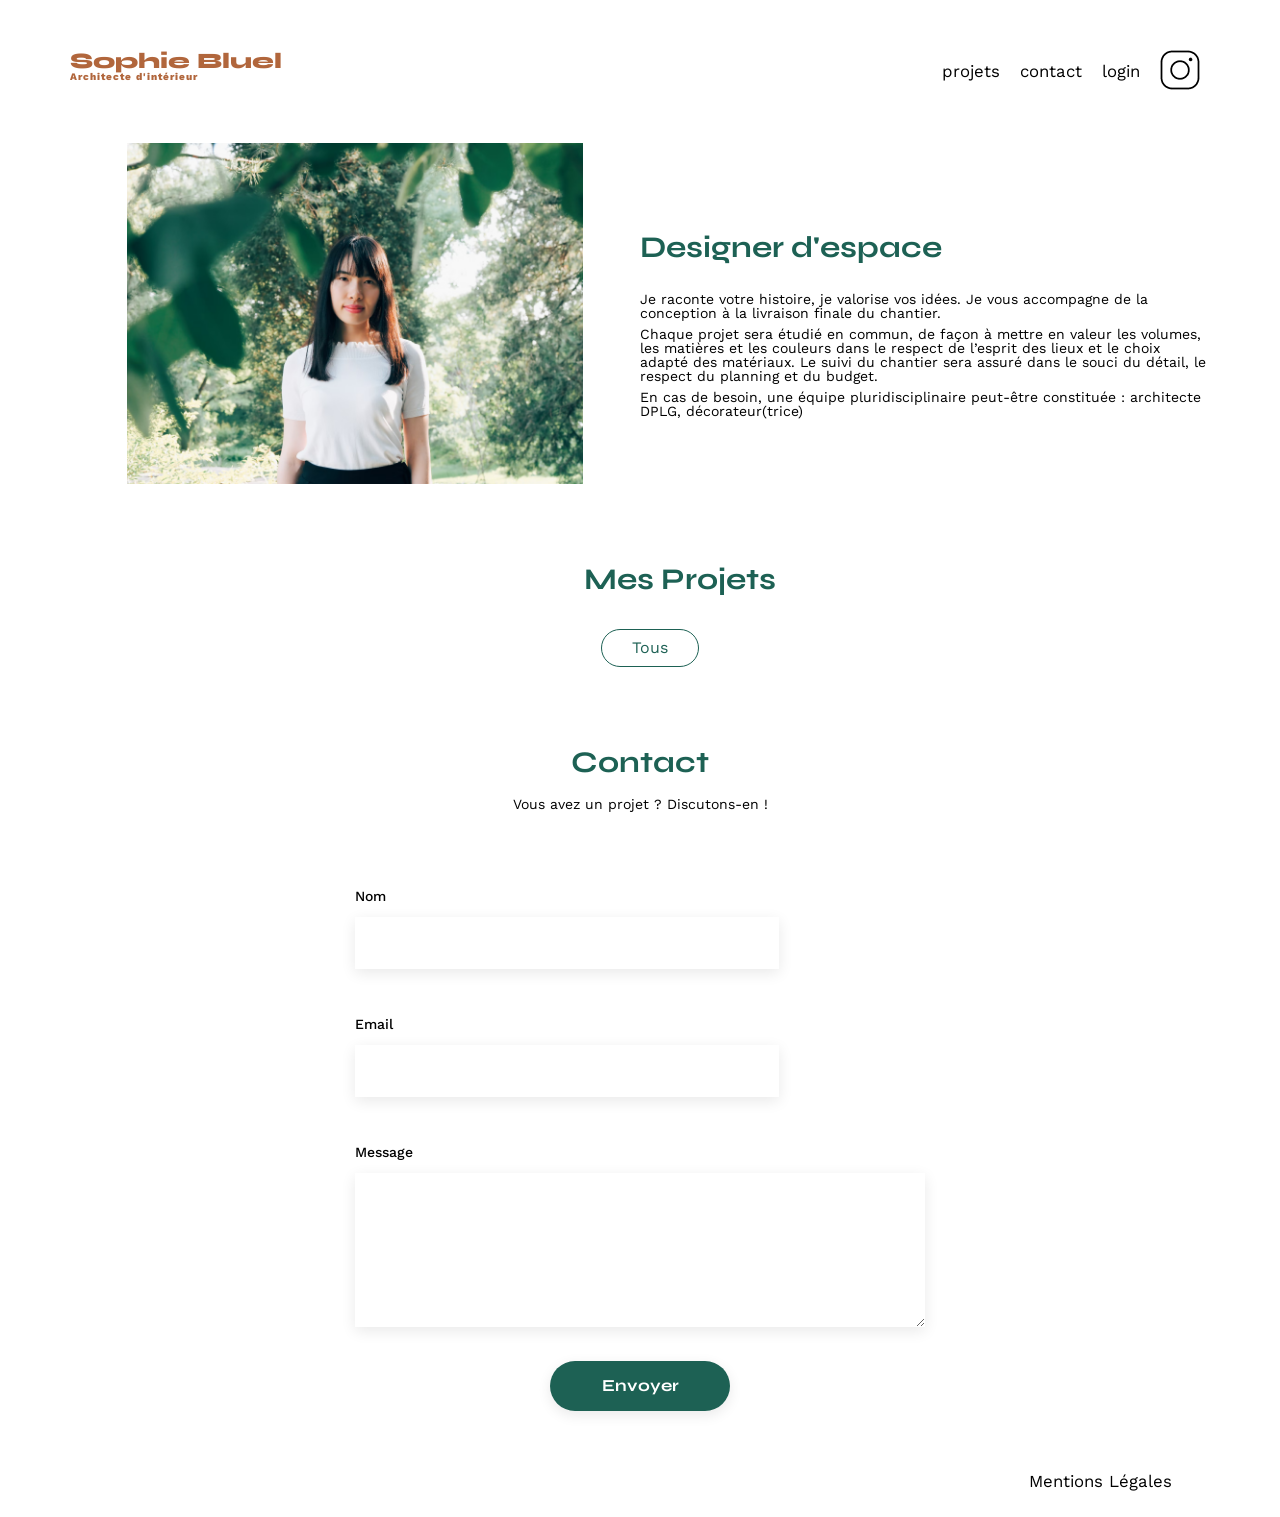
<file: FrontEnd/index.html>
<!DOCTYPE html>
<html lang="fr">
<head>
	<meta charset="UTF-8">
	<title>Sophie Bluel - Architecte d'intérieur</title>
	<meta name="viewport" content="width=device-width, initial-scale=1.0">
	<link rel="stylesheet" href="https://cdnjs.cloudflare.com/ajax/libs/font-awesome/6.2.1/css/all.min.css"
	integrity="sha512-MV7K8+y+gLIBoVD59lQIYicR65iaqukzvf/nwasF0nqhPay5w/9lJmVM2hMDcnK1OnMGCdVK+iQrJ7lzPJQd1w=="
	crossorigin="anonymous" referrerpolicy="no-referrer" />
	<link rel="preconnect" href="https://fonts.googleapis.com">
	<link rel="preconnect" href="'https://www.svgrepo.com/show/33565/image.svg'">

	<link rel="preconnect" href="https://fonts.gstatic.com" crossorigin>
	<link href="https://fonts.googleapis.com/css2?family=Syne:wght@700;800&family=Work+Sans&display=swap" rel="stylesheet">
	<meta name="description" content="">
	<link rel="stylesheet" href="./assets/style.css">
	<link rel="stylesheet" href="./assets/modal.css">
	<script src="./assets/home.js" type="module"></script>
	<script src="./assets/utils.js" type="module"></script>
</head>
<body>
<div class="editMode">
	<a> <i class="fa-regular fa-pen-to-square"></i> Mode édition </a>
</div>
<header>
	<h1>Sophie Bluel <span>Architecte d'intérieur</span></h1>
	<nav>
		<ul>
			<li>projets</li>
			<li>contact</li>
			<li  > <a href="./logIn.html" id="login"> login </a></li>
			<li id="logout" > logout </a></li>
			<li><img src="./assets/icons/instagram.png" alt="Instagram"></li>
		</ul>
	</nav>
</header>
<main>
	<section id="introduction">
		<figure>
			<img src="./assets/images/sophie-bluel.png" alt="">
		</figure>
		<article>
			<h2>Designer d'espace</h2>
			<p>Je raconte votre histoire, je valorise vos idées. Je vous accompagne de la conception à la livraison finale du chantier.</p>
			<p>Chaque projet sera étudié en commun, de façon à mettre en valeur les volumes, les matières et les couleurs dans le respect de l’esprit des lieux et le choix adapté des matériaux. Le suivi du chantier sera assuré dans le souci du détail, le respect du planning et du budget.</p>
			<p>En cas de besoin, une équipe pluridisciplinaire peut-être constituée : architecte DPLG, décorateur(trice)</p>
		</article>
	</section>
	<section id="portfolio">
		<div class="titleSection">
			<h2>Mes Projets</h2>
			<div class="modifButton">
				<a class="openPopup"> <i class="fa-regular fa-pen-to-square"></i> modifier </a>
			</div>
		</div>
		<div class="filter">
			<div class="button-filtres" id="tous"> Tous </div>

		</div>
		<div class="gallery">
		</div>
	</section>
	<section id="contact">
		<h2>Contact</h2>
		<p>Vous avez un projet ? Discutons-en !</p>
		<form action="#" method="post">
			<label for="name">Nom</label>
			<input type="text" name="name" id="name">
			<label for="email">Email</label>
			<input type="email" name="email" id="email">
			<label for="message">Message</label>
			<textarea name="message" id="message" cols="30" rows="10"></textarea>
			<input type="submit" value="Envoyer">
		</form>
	</section>

	<div class="modal" id="modal">
		<div class="modal-inner">
			<div class="modalDelete">
				<button class="close-btn">&times;</button>
				<div class="titleModal titleDelete">
				<h2>Galerie Photo</h2>
				</div>
				<div class="modal-content contentModalDelete">
				</div>
				<div class="buttonModal buttonModalDelete">
					<button id="addPict">Ajouter une photo</button>
				</div>
			</div>
			
			<div class="modalAdd">
				<div class="ModalAddBtn">
					<button class="back-btn">←</button>
					<button class="close-btn">&times;</button>
				</div>
				<div class="titleModalPict titleAdd">
				<h2>Ajout photo</h2>
				</div>
				<div class="modal-content contentModalAdd">
					<div>
						  <div class="upload-box">
							<img class="upload-icon" src="./assets/icons/picture.png">
							<input type="file" id="file-input" accept="image/png, image/jpeg">
							<label for="file-input" class="upload-button">+ Ajouter photo</label>
							<div class="upload-note">jpg, png : 4mo max</div>
						</div>
					</div>
					<form>
						<div>
      						<label for="titre">Titre</label>
							<input type="text" id="titrePost">
							</input>

						</div>
						
						<div class="CategorieSelect">
							<label for="titre">Catégorie</label>


							<select id="select">
								<option class="optionInput" value=""> --- Choisissez une categorie ---</option>
							</select>

						</div>
					</form>
				</div>
				<div class="buttonModal buttonModalAdd">
					<button id="valid">Valider</button>
				</div>
			</div>


			</div>
		</div>
	</div>
</main>

<footer>
	<nav>
		<ul>
			<li>Mentions Légales</li>
		</ul>
	</nav>
</footer>
</body>
</html>
</file>
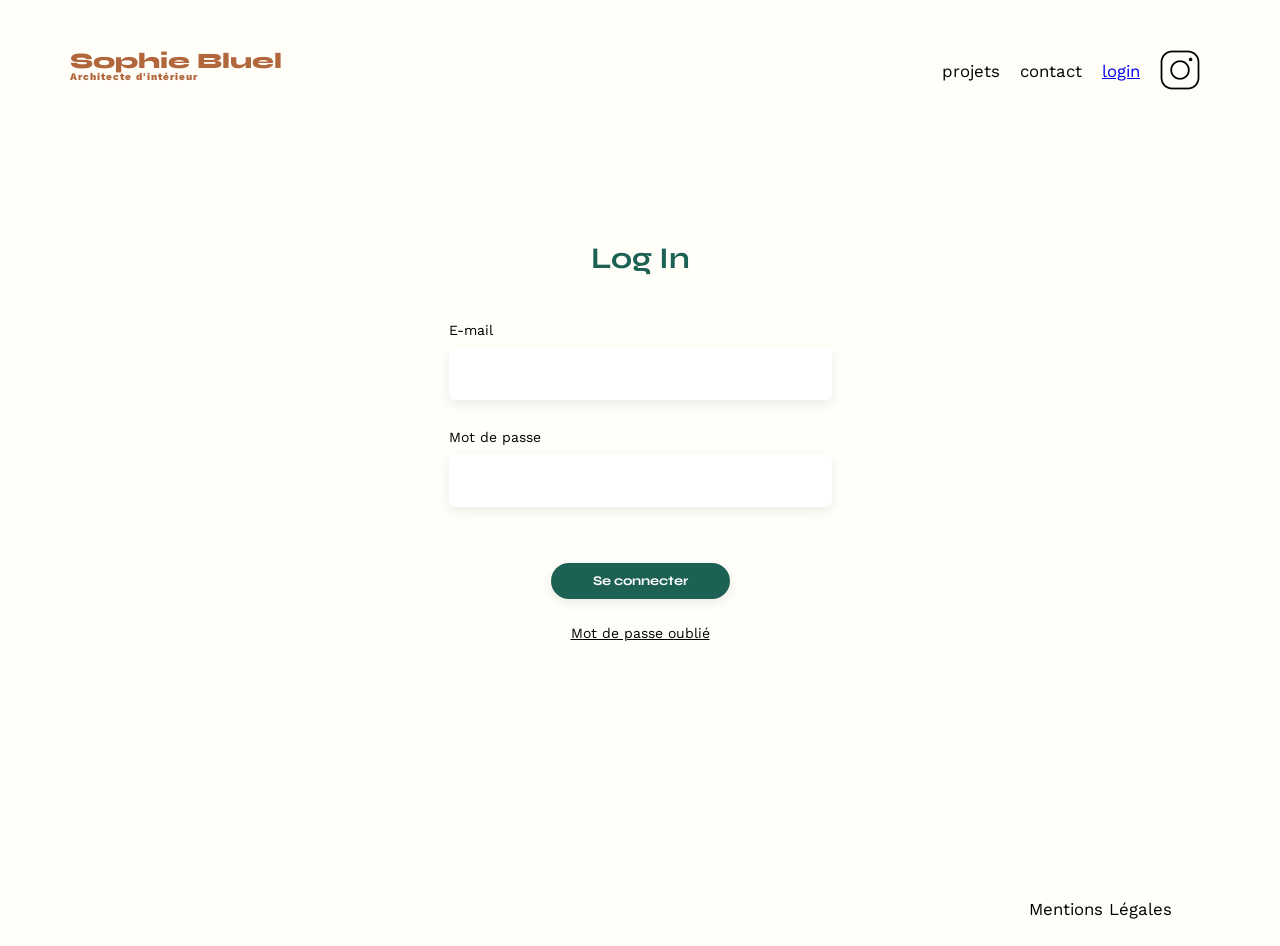
<file: FrontEnd/logIn.html>
<!DOCTYPE html>
<html lang="fr">
<head>
	<meta charset="UTF-8">
	<title>Sophie Bluel - Architecte d'intérieur</title>
	<meta name="viewport" content="width=device-width, initial-scale=1.0">
	<link rel="preconnect" href="https://fonts.googleapis.com">
	<link rel="preconnect" href="https://fonts.gstatic.com" crossorigin>
	<link href="https://fonts.googleapis.com/css2?family=Syne:wght@700;800&family=Work+Sans&display=swap" rel="stylesheet">
	<meta name="description" content="">
	<link rel="stylesheet" href="./assets/style.css">
	<link rel="stylesheet" href="./assets/logInstyle.css">
	<script src="./assets/logIn.js" type="module"></script>
</head>
<body>
<header>
	<h1>Sophie Bluel <span>Architecte d'intérieur</span></h1>
	<nav>
		<ul>
			<li>projets</li>
			<li>contact</li>
			<li> <a href="./logIn.html"> login </a></li>
			<li><img src="./assets/icons/instagram.png" alt="Instagram"></li>
		</ul>
	</nav>
</header>
<main>
	<section id="connect">
		<h2>Log In</h2>
		<form id="loginForm">
			<div class="div-login">
				<label for="Username">E-mail</label>
				<input type="text" name="Username" id="email">
			</div>
			<div  class="div-login">
				<label for="password">Mot de passe</label>
				<input type="password" name="password" id="password">
			</div>
			<p id="wrongPassword"> Indentifiant invalides </p>
			<input type="submit" value="Se connecter" id="loginPage" onclic="getUsers">
		</form>
		<p href="#" class="passwordMiss" > Mot de passe oublié </p>
	</section>
</main>

<footer>
	<nav>
		<ul>
			<li>Mentions Légales</li>
		</ul>
	</nav>
</footer>
</body>
</html>
</file>
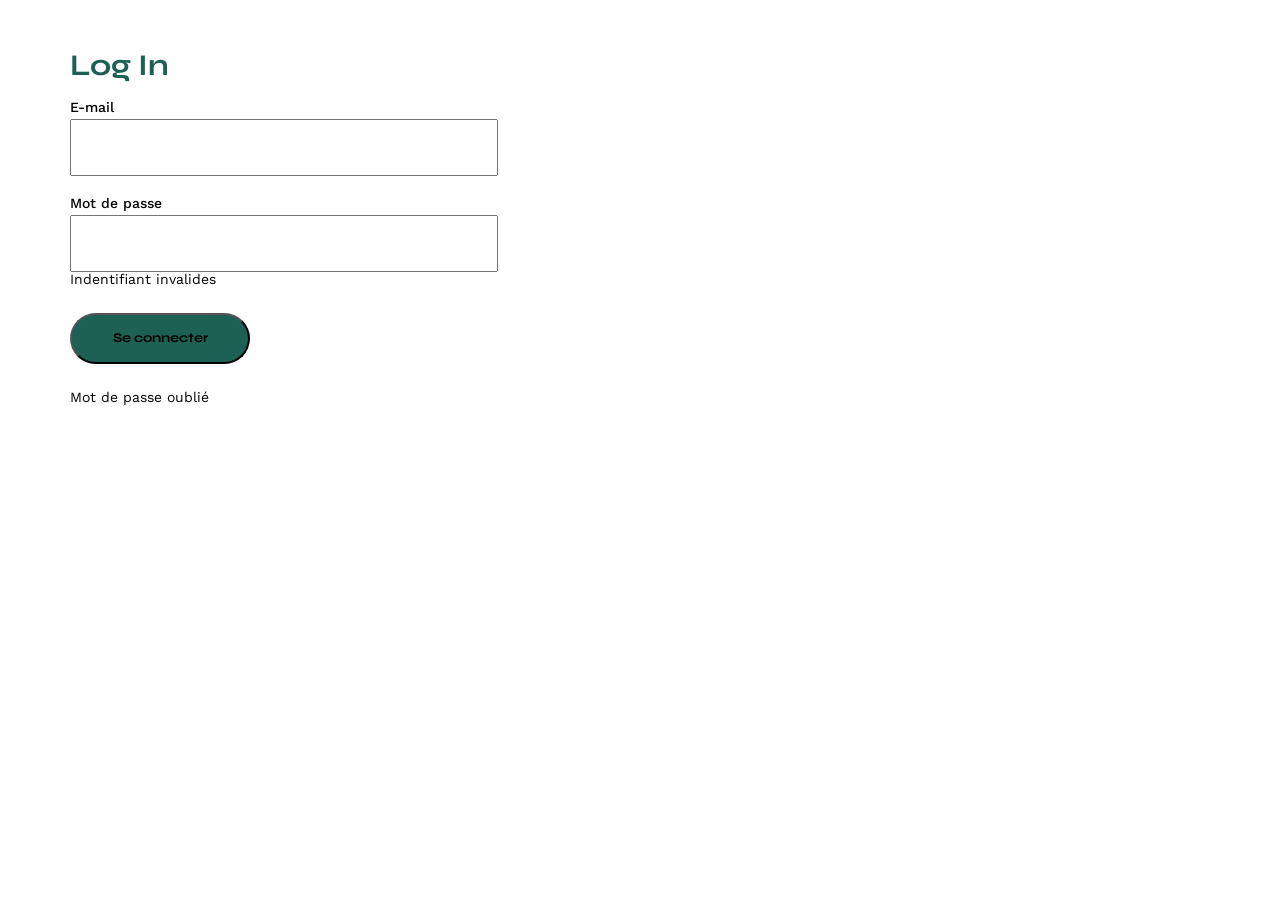
<file: FrontEnd/modal.html>
<!DOCTYPE html>
<html lang="fr">
<head>
	<meta charset="UTF-8">
	<title>Sophie Bluel - Architecte d'intérieur</title>
	<meta name="viewport" content="width=device-width, initial-scale=1.0">
	<link rel="preconnect" href="https://fonts.googleapis.com">
	<link rel="preconnect" href="https://fonts.gstatic.com" crossorigin>
	<link href="https://fonts.googleapis.com/css2?family=Syne:wght@700;800&family=Work+Sans&display=swap" rel="stylesheet">
	<meta name="description" content="">
	<link rel="stylesheet" href="./assets/style.css">
    <link rel="stylesheet" href="./assets/modal.css">
	<script src="./assets/utils.js" type="module"></script>
</head>

<body>
<main>
	<section id="popUp">
		<h2>Log In</h2>
		<form id="loginForm">
			<div class="div-login">
				<label for="Username">E-mail</label>
				<input type="text" name="Username" id="email">
			</div>
			<div  class="div-login">
				<label for="password">Mot de passe</label>
				<input type="text" name="password" id="password">
			</div>
			<p id="wrongPassword"> Indentifiant invalides </p>
			<input type="submit" value="Se connecter" id="login" onclic="getUsers">
		</form>
		<p href="#" > Mot de passe oublié </p>
	</section>
</main>
</body>
</html>
</file>
<file: FrontEnd/assets/style.css>
/* http://meyerweb.com/eric/tools/css/reset/
   v2.0 | 20110126
   License: none (public domain)
*/

html, body, div, span, applet, object, iframe,
h1, h2, h3, h4, h5, h6, p, blockquote, pre,
a, abbr, acronym, address, big, cite, code,
del, dfn, em, img, ins, kbd, q, s, samp,
small, strike, strong, sub, sup, tt, var,
b, u, i, center,
dl, dt, dd, ol, ul, li,
fieldset, form, label, legend,
table, caption, tbody, tfoot, thead, tr, th, td,
article, aside, canvas, details, embed,
figure, figcaption, footer, header, hgroup,
menu, nav, output, ruby, section, summary,
time, mark, audio, video {
	margin: 0;
	padding: 0;
	border: 0;
	font-size: 100%;
	font: inherit;
	vertical-align: baseline;
}
/* HTML5 display-role reset for older browsers */
article, aside, details, figcaption, figure,
footer, header, hgroup, menu, nav, section {
	display: block;
}
body {
	line-height: 1;
}
ol, ul {
	list-style: none;
}
blockquote, q {
	quotes: none;
}
blockquote:before, blockquote:after,
q:before, q:after {
	content: '';
	content: none;
}
table {
	border-collapse: collapse;
	border-spacing: 0;
}
/** end reset css**/
body {
	max-width: 1140px;
	margin:auto;
	font-family: 'Work Sans' ;
	font-size: 14px;
}
header {
	display: flex;
	justify-content: space-between;
	margin: 50px 0
}
section {
	margin: 50px 0
}

h1{
	display: flex;
	flex-direction: column;
	font-family: 'Syne';
	font-size: 22px;
	font-weight: 800;
	color: #B1663C
}

h1 > span {
	font-family: 'Work Sans';
	font-size:10px;
	letter-spacing: 0.1em;
;
}

h2{
	font-family: 'Syne';
	font-weight: 700;
	font-size: 30px;
	color: #1D6154
}
nav ul {
	display: flex;
	align-items: center;
	list-style-type: none;

}
nav li {
	padding: 0 10px;
	font-size: 1.2em;
}

li:hover {
	color: #B1663C;
}
#introduction {
	display: flex;
	align-items: center;
}
#introduction figure {
	flex: 1
}
#introduction img {
	display: block;
	margin: auto;
	width: 80%;
}

#introduction article {
	flex: 1
}
#introduction h2 {
	margin-bottom: 1em;
}

#introduction p {
	margin-bottom: 0.5em;
}
#portfolio h2 {
	text-align: center;
	padding-left: 100px;
    padding-right: 20px;
}
.gallery {
	width: 100%;
	display: grid;
	grid-template-columns: 1fr 1fr 1fr;
	grid-column-gap: 20px;
	grid-row-gap: 20px;
}

.gallery img {
	width: 100%;
	height: 100%;
}

#contact {
	width: 50%;
	margin: auto;
}
#contact > * {
	text-align: center;

}
#contact h2{
	margin-bottom: 20px;
}
#contact form {
	text-align: left;
	margin-top:30px;
	display: flex;
	flex-direction: column;
}

#contact input {
	height: 50px;
	font-size: 1.2em;
	border: none;
	box-shadow: 0px 4px 14px rgba(0, 0, 0, 0.09);
}
#contact label {
	margin: 2em 0 1em 0;
}
#contact textarea {
	border: none;
	box-shadow: 0px 4px 14px rgba(0, 0, 0, 0.09);
}

input[type="submit"]{
	font-family: 'Syne';
	font-weight: 700;
	color: white;
	background-color: #1D6154;
	margin : 2em auto ;
	width: 180px;
	text-align: center;
	border-radius: 60px ;
}

footer nav ul {
	display: flex;
	justify-content: flex-end;
	margin: 2em
}

.filter{
    display:flex;
	justify-content: center;
    margin-bottom: 30px;
}

.button-filtres{
    align-items: center;
    border: solid 0.1em;
    border-radius: 40px;
    border-color: #1D6154;
    padding: 10px;
    margin-left: 20px;
	padding-left: 30px;
	padding-right: 30px;
    box-sizing: border-box;
    font-size: 16px;
    text-decoration: none;
    background-color: white;
	color: #1D6154;
}

.button-filtres:hover{
	background-color: #1D6154;
	color: #ffffff;
	cursor: pointer;
}

.titleSection{
	display:flex;
	justify-content: center;
	margin-bottom: 2.5em;
	align-items: center;
}

.modifButton{
	display: none;
}

.editMode{
	display: none;
    align-items: center;
    justify-content: center;
    padding-top: 15px;
    background-color: black;
    color: white;
    padding-bottom: 15px;
}

#logout{
	display: none;
	cursor: pointer;
}

#login{
	color: black;
	text-decoration: none;
}

figcaption{
	padding-top: 10px;
}

figure{
	padding-bottom: 30px;
}
</file>
<file: FrontEnd/assets/modal.css>
.modal{
    background-color: rgba(0,0,0,0.3);
    opacity: 0;
    position: fixed;
    top: 0;
    left: 0;
    right: 0;
    bottom: 0;
    transition: all 0.3s ease-in-out;
    z-index: -1;

    display: flex;
    align-items: center;
    justify-content: center;
}

figure {
    position: relative;
}



.ModalAddBtn{
    width: 100%;
    display: flex;
    flex-direction: row;
    row-gap: 200px;
    padding-bottom: 30px;
}

.back-btn{
    position: relative;
    background: none;
    border: none;
    cursor: pointer;
    font-size: 22px;
}

.close-btn {
  position: relative;
    padding-left: 590px;
  font-size: 22px;
  background: none;
  border: none;
  cursor: pointer;
}

.modalDelete {
    justify-items: center;
}

.modalDelete > .close-btn{
    padding-left: 625px;
}

.titleModal{
    margin-bottom: 60px;
    margin-top: 60px;
}

.modal.open{
    opacity: 1;
    z-index: 999;

    
}

.modal-inner {
    background-color: white;
    border-radius: 5px;
    box-shadow: 0 1px 4px rgba(0,0,0,0.3);
    padding: 40px 40px;
    text-align: center;
    
    width: 630px;
    height: 688px;
}

.buttonModal{
    position: absolute;
    bottom: 180px;
    width: 33%;
    border-top: solid 1px grey;
    display: flex;
    justify-content: center;

}

#addPict {
  width: 237px;
  margin-top: 2rem;
  background-color: #2F6B57;
  color: white;
  border: none;
  padding: 10px 25px;
  font-size: 15px;
  border-radius: 25px;
  cursor: pointer;
}

.modal-content{
    max-width: 600px;
    max-height: 800px;
}

.openPopup{
    cursor: pointer;
}

.modal-content figure {
	width: 76.86px;
    height: 102px;
}

.modal-content {
    justify-content: center;
	display: grid;
    grid-template-columns: 0.1fr 0.1fr 0.1fr 0.1fr 0.1fr;
	grid-column-gap: 20px;
    margin-bottom: 30px;
}

.modal-content img {
    position: relative;
	width: 76.86px;
    height: 102px;
}

figure .trash {
    margin: 6px;
    padding: 3px;
    background-color: black;
    height: 17px;
    width: 17px;
    position: absolute;
    top: 0;
    right: 0;
    cursor: pointer;
}

.fa-trash{
    position: absolute;
    top: 5px;
    right: 5px;
    cursor: pointer;
    font-size: 20px;
    z-index: 1;
}

.titleAdd, .contentModalAdd, .buttonModalAdd{
    display: flex;
}

.contentModalAdd{
    flex-direction:column;
    justify-content:center;
    align-items:center;
}

.titreInput{
 display: flex;
 left: 0;
}

#buttonAdd{
    margin-top: 50px;
    z-index: 0;
    border-radius: 3px;
    border: 0px;
    width: 420px;
    height: 169px;
    background-color: #E8F1F6;
}

.upload-box {
      background-color: #e9f1f6; /* bleu très pâle */
      border-radius: 6px;
      width: 420px;
      height: 169px;
      display: flex;
      flex-direction: column;
      justify-content: center;
      align-items: center;
      color: #4a677a;
      text-align: center;
      font-size: 14px;
      margin-top: 50px;
    }

.upload-icon {
    width: 48px !important;
    height: 48px !important;
    background-color: #d8e4eb;
    mask-size: contain;
    -webkit-mask-size: contain;
    margin-bottom: 15px;
    margin-top: 10px;
}

.upload-button {
    position: absolute;
    justify-content: center;
    align-items: center;
    height: 26px;
    width: 173px;
    background-color: #dbe5ec;
    color: #35617c;
    padding: 6px 14px;
    border-radius: 20px;
    font-weight: 500;
    text-decoration: none;
    cursor: pointer;
    display: flex;
    margin-top: 70px;
    transition: background-color 0.2s;
}

.upload-button:hover {
    background-color: #cfdde6;
}

.upload-note {
    font-size: 12px;
    color: #6e7c86;
    margin-top: 30px;
    margin-bottom: 10px;
    position: relative;
    bottom: -25px;
}

#file-input{
    position: absolute;
    opacity: 0;
    width: 420px;
    height: 169px;
}

.ajouterPhoto{
    display: flex;
    z-index: 0;
    background-color: rgba(206, 192, 192, 0.801);
    width: 173px;
    height: 36px;
    justify-content: center;
    align-items: center;
    border-radius: 10px;
}

.inputFile{
    z-index: 1;
    opacity: 1;
    width: 420px;
    height: 169px;
}

input, select {
    width: 420px;
    height: 51px;
}

.titreInput, .catInput{
    margin-bottom: 20px;
}

.modalAdd{
    display: none;
    flex-direction:column;
    justify-content:center;
    align-items:center;
}

label {
    padding-top:20px ;
    display: block;
    font-size: 14px;
    font-weight: 500;
    color: #000000;
    margin-bottom: 5px;
    text-align: left; /* <-- clé ici */
}

.CategorieSelect{
    margin-top: 50px;
}

#titrePost, #select {
    margin-top: 10px;
}

.delete {
  position: absolute;
  top: 4px;
  right: 4px;
  background: rgba(0,0,0,0.6);
  color: white;
  font-size: 12px;
  padding: 2px 4px;
  border-radius: 4px;
  cursor: pointer;
}

#valid{
  width: 237px;
  margin-top: 2rem;
  background-color: #b5b5b5;
  color: white;
  border: none;
  padding: 10px 25px;
  font-size: 15px;
  border-radius: 25px;
  cursor: pointer;
}

.upload-box img{
    position: relative;
    height: 100%;
    width: 100px;
}
</file>
<file: FrontEnd/assets/logInstyle.css>
body{
    background-color: #FFFEF8;
}

main{
    height: 730px;
}

#connect{
	display: flex;
    flex-direction: column;
    align-items: center;
}

.div-login{
    display: flex;
    flex-direction: column;
    padding-bottom: 30px;
}

h2{
    padding-top: 100px;
    padding-bottom: 50px;
}

input {
    margin-top: 10px;
    width: 379px;
    height: 51px;

    border: none;
    border-radius: 6px;
    box-shadow: 0 4px 12px rgba(0, 0, 0, 0.08);
}

input[type="submit"]{
    display: flex;
    height: 36px;
    width: 179px;
}

#wrongPassword{
    display: none;
    justify-content: center;
    color: rgb(156, 3, 3);
}

#loginPage{
    color: white;
    border: none;
}

.passwordMiss{
    text-decoration: underline;
}
</file>
